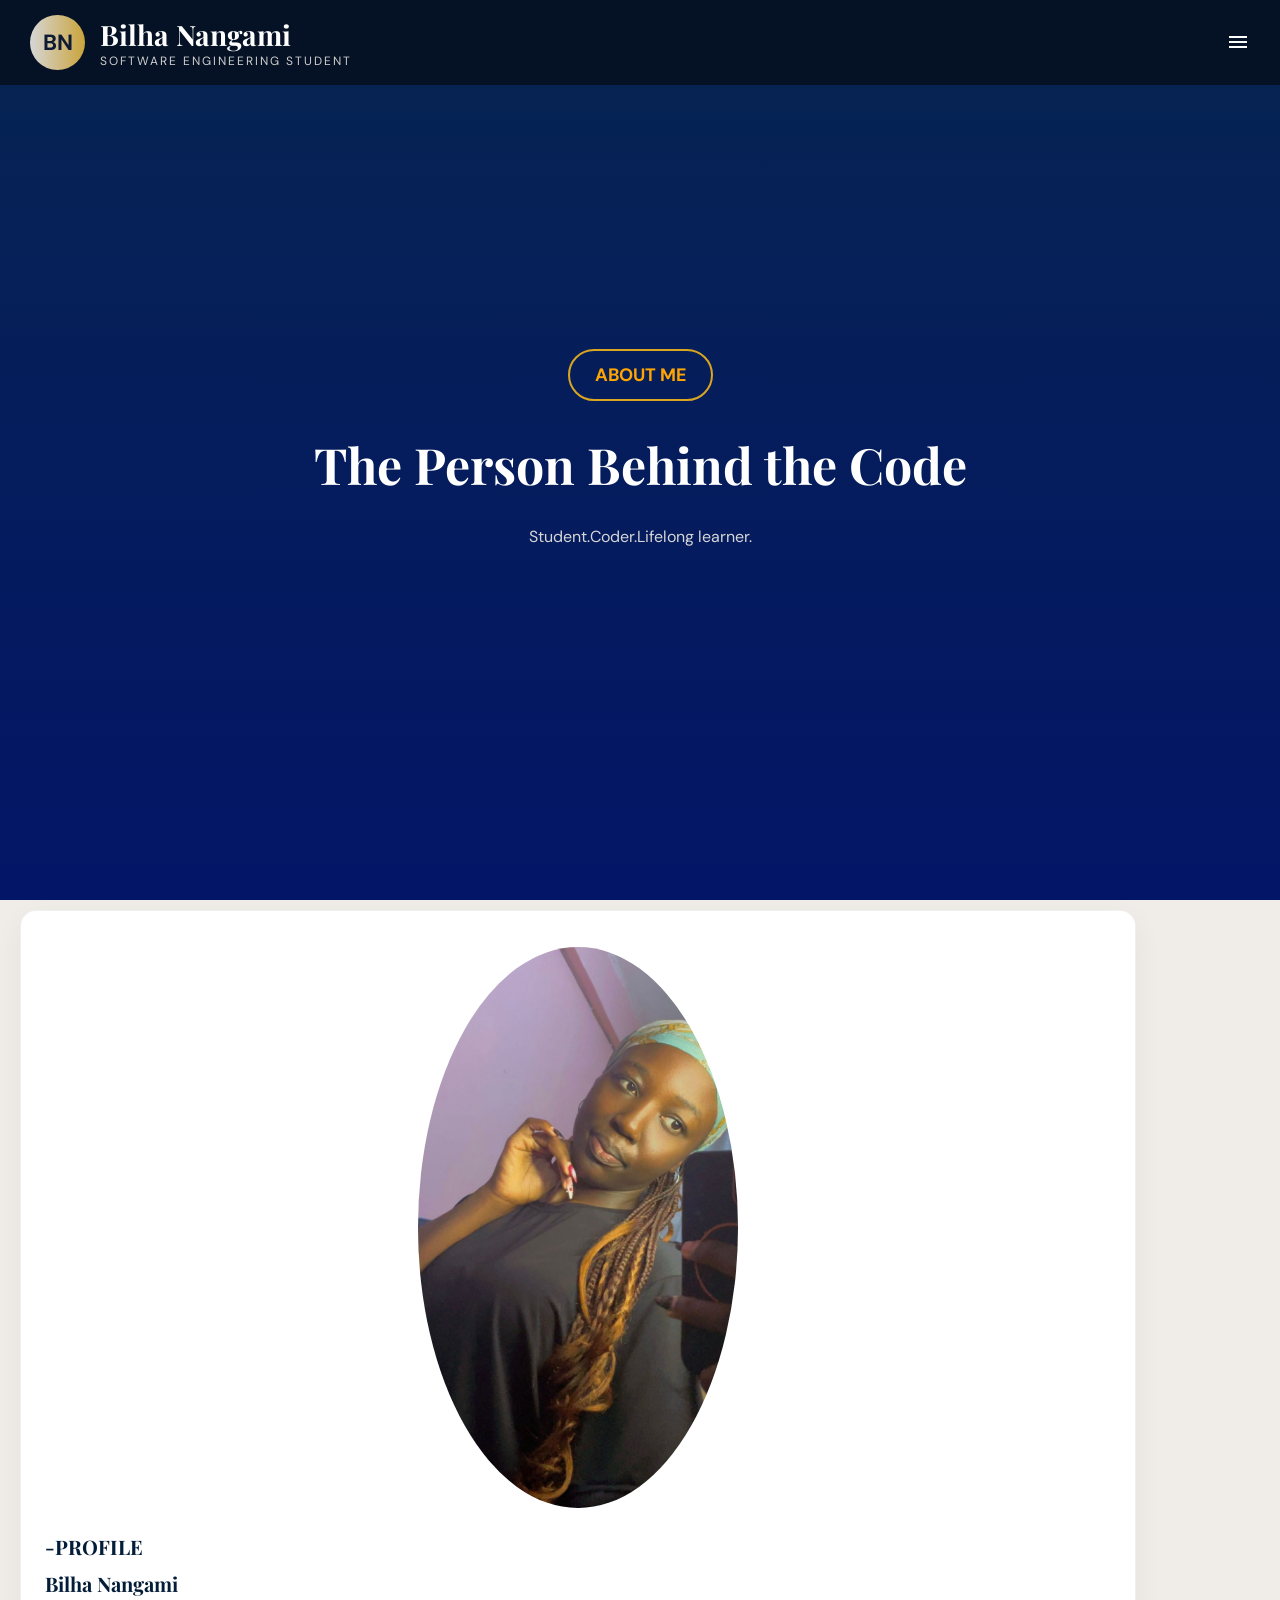
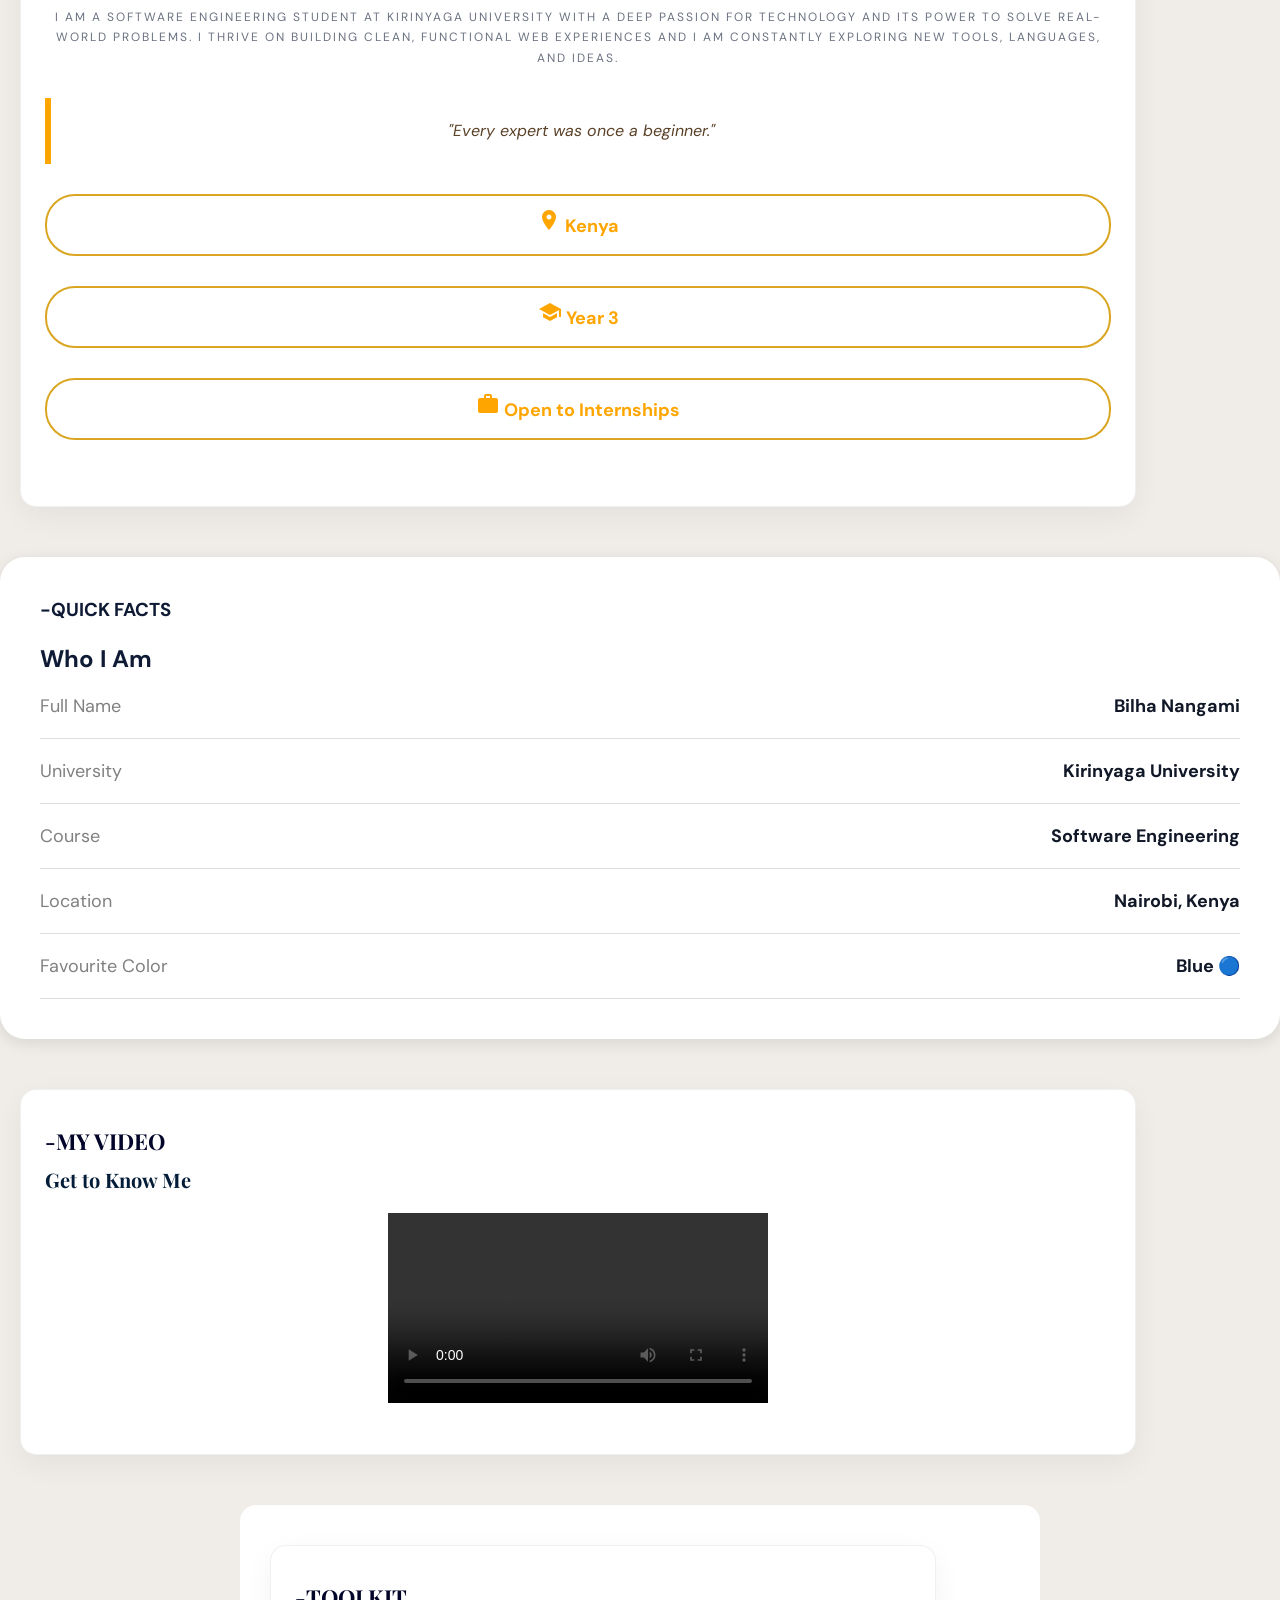
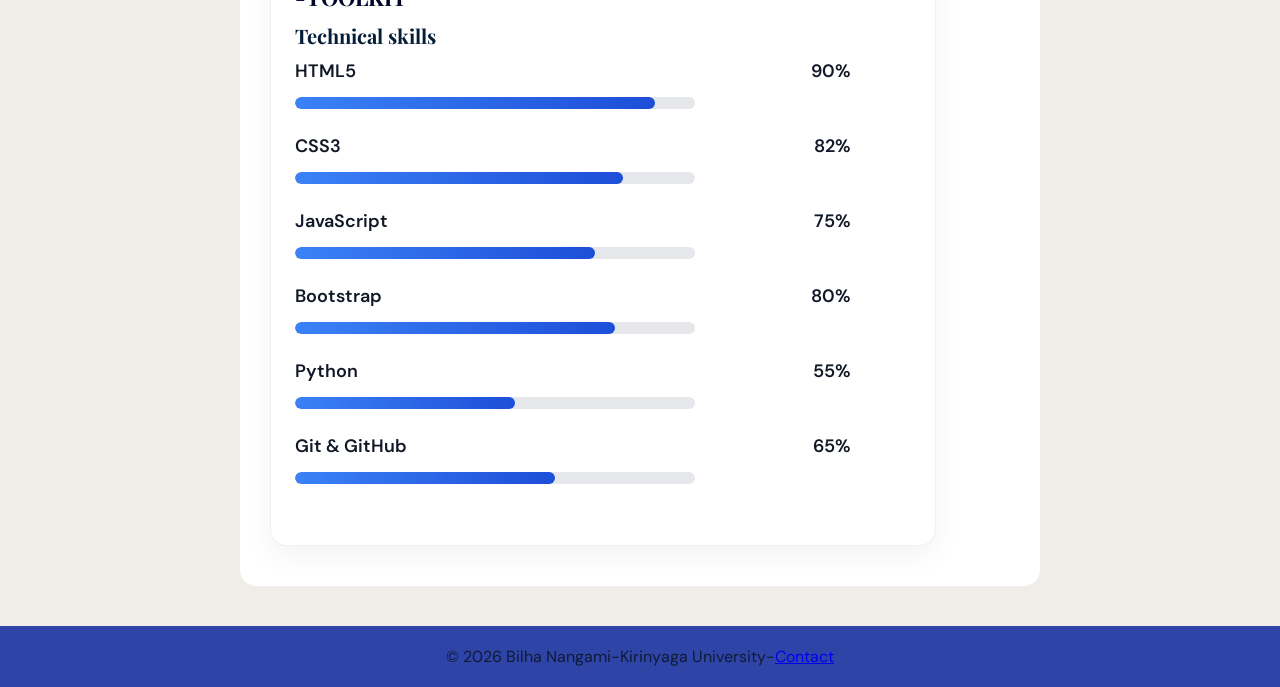
<file: html_files/about.html>
<!DOCTYPE html>
<html lang="en">

<head>
  <meta charset="UTF-8">
  <meta name="viewport" content="width=device-width, initial-scale=1.0">
  <title>About</title>

  <link rel="stylesheet" href="../css/styles.css">

  <!-- Google Fonts -->
  <link
    href="https://fonts.googleapis.com/css2?family=Playfair+Display:wght@400;700&family=DM+Sans:wght@300;400;500&display=swap"
    rel="stylesheet">

  <!-- Icons -->
  <link href="https://fonts.googleapis.com/icon?family=Material+Icons" rel="stylesheet">
</head>

<body class="about-page">

  <!-- HEADER -->

  <header>

    <!-- LOGO -->

    <div class="logo">

      <div class="logo-circle">
        BN
      </div>

      <div class="logo-text">
        <h2>Bilha Nangami</h2>
        <p>SOFTWARE ENGINEERING STUDENT</p>
      </div>

    </div>

    <!-- Hamburger Icon -->
    <div class="menu-toggle" id="menu-toggle">
      <span class="material-icons">menu</span>
    </div>

    <!-- Navigation Menu -->
    <nav class="nav-menu" id="nav-menu">
      <ul>
        <li><a href="../index.html">Home</a></li>
        <li><a href="about.html">About</a></li>
        <li><a href="contact.html">Contact</a></li>
        <li><a href="education.html">Education</a></li>
        <li><a href="hobbies.html">Hobbies</a></li>
      </ul>
    </nav>

  </header>
  <!-- HERO SECTION -->

  <section class="hero">

    <div class="badge">
      ABOUT ME
    </div>

    <h1 class="fade-in">
      The Person Behind the Code
    </h1>

    <p>Student.Coder.Lifelong learner.</p>
  </section>
  <!-- PROFILE SECTION -->
  <section class="profile">

    <div class="card">
      <img src="/assets/images/mypic.jpg" alt="">
      <h3>-PROFILE</h3>
      <h3>Bilha Nangami</h3>

      <p>
        I am a Software Engineering student at Kirinyaga
        University with a deep passion for technology
        and its power to solve real-world problems.
        I thrive on building clean, functional web
        experiences and I am constantly exploring
        new tools, languages, and ideas.
      </p>
      <blockquote>"Every expert was once a beginner."</blockquote>

      <!-- TAGS -->
      <div class="tags">

        <div class="badge">
          <span class="material-icons">location_on</span>
          Kenya
        </div>

        <div class="badge">
          <span class="material-icons">school</span>
          Year 3
        </div>

        <div class="badge">

          <span class="material-icons">work</span>
          Open to Internships
        </div>
  </section>
  <section class="facts">
    <h3>-QUICK FACTS</h3><br>
    <h2>Who I Am</h2>
    <div class="fact-row">
      <span>Full Name</span>
      <strong>Bilha Nangami</strong>
    </div>

    <div class="fact-row">
      <span>University</span>
      <strong>Kirinyaga University</strong>
    </div>

    <div class="fact-row">
      <span>Course</span>
      <strong>Software Engineering</strong>
    </div>

    <div class="fact-row">
      <span>Location</span>
      <strong>Nairobi, Kenya</strong>
    </div>

    <div class="fact-row">
      <span>Favourite Color</span>
      <strong>Blue 🔵</strong>
    </div>
  </section>
  <section class="video">
    <div class="card">
      <h3>-MY VIDEO</h3>
      <h3>Get to Know Me</h3>
      <video controls>
        <source src="/assets/videos/localvideo.mp4" type="video/mp4">
        Your browser does not support the video tag.
      </video>
    </div>
  </section>
  <section class="skills-section">
    <div class="card">
      <h3>-TOOLKIT</h3>
      <h3>Technical skills</h3>
      <!-- Skill -->
      <div class="skill">
        <div class="skill-info">
          <span>HTML5</span>
          <span>90%</span>
        </div>
        <div class="progress-bar">
          <div class="progress html"></div>
        </div>
      </div>

      <!-- Skill -->
      <div class="skill">
        <div class="skill-info">
          <span>CSS3</span>
          <span>82%</span>
        </div>

        <div class="progress-bar">
          <div class="progress css"></div>
        </div>
      </div>

      <!-- Skill -->
      <div class="skill">
        <div class="skill-info">
          <span>JavaScript</span>
          <span>75%</span>
        </div>

        <div class="progress-bar">
          <div class="progress js"></div>
        </div>
      </div>

      <!-- Skill -->
      <div class="skill">
        <div class="skill-info">
          <span>Bootstrap</span>
          <span>80%</span>
        </div>

        <div class="progress-bar">
          <div class="progress bootstrap"></div>
        </div>
      </div>

      <!-- Skill -->
      <div class="skill">
        <div class="skill-info">
          <span>Python</span>
          <span>55%</span>
        </div>

        <div class="progress-bar">
          <div class="progress python"></div>
        </div>
      </div>

      <!-- Skill -->
      <div class="skill">
        <div class="skill-info">
          <span>Git & GitHub</span>
          <span>65%</span>
        </div>

        <div class="progress-bar">
          <div class="progress git"></div>
        </div>
      </div>

  </section>
  <footer>
    <p>&copy; 2026 Bilha Nangami-Kirinyaga University-<a href="#contact">Contact</a></p>
  </footer>
  <script src="../js/script.js"></script>

</body>

</html>
</file>
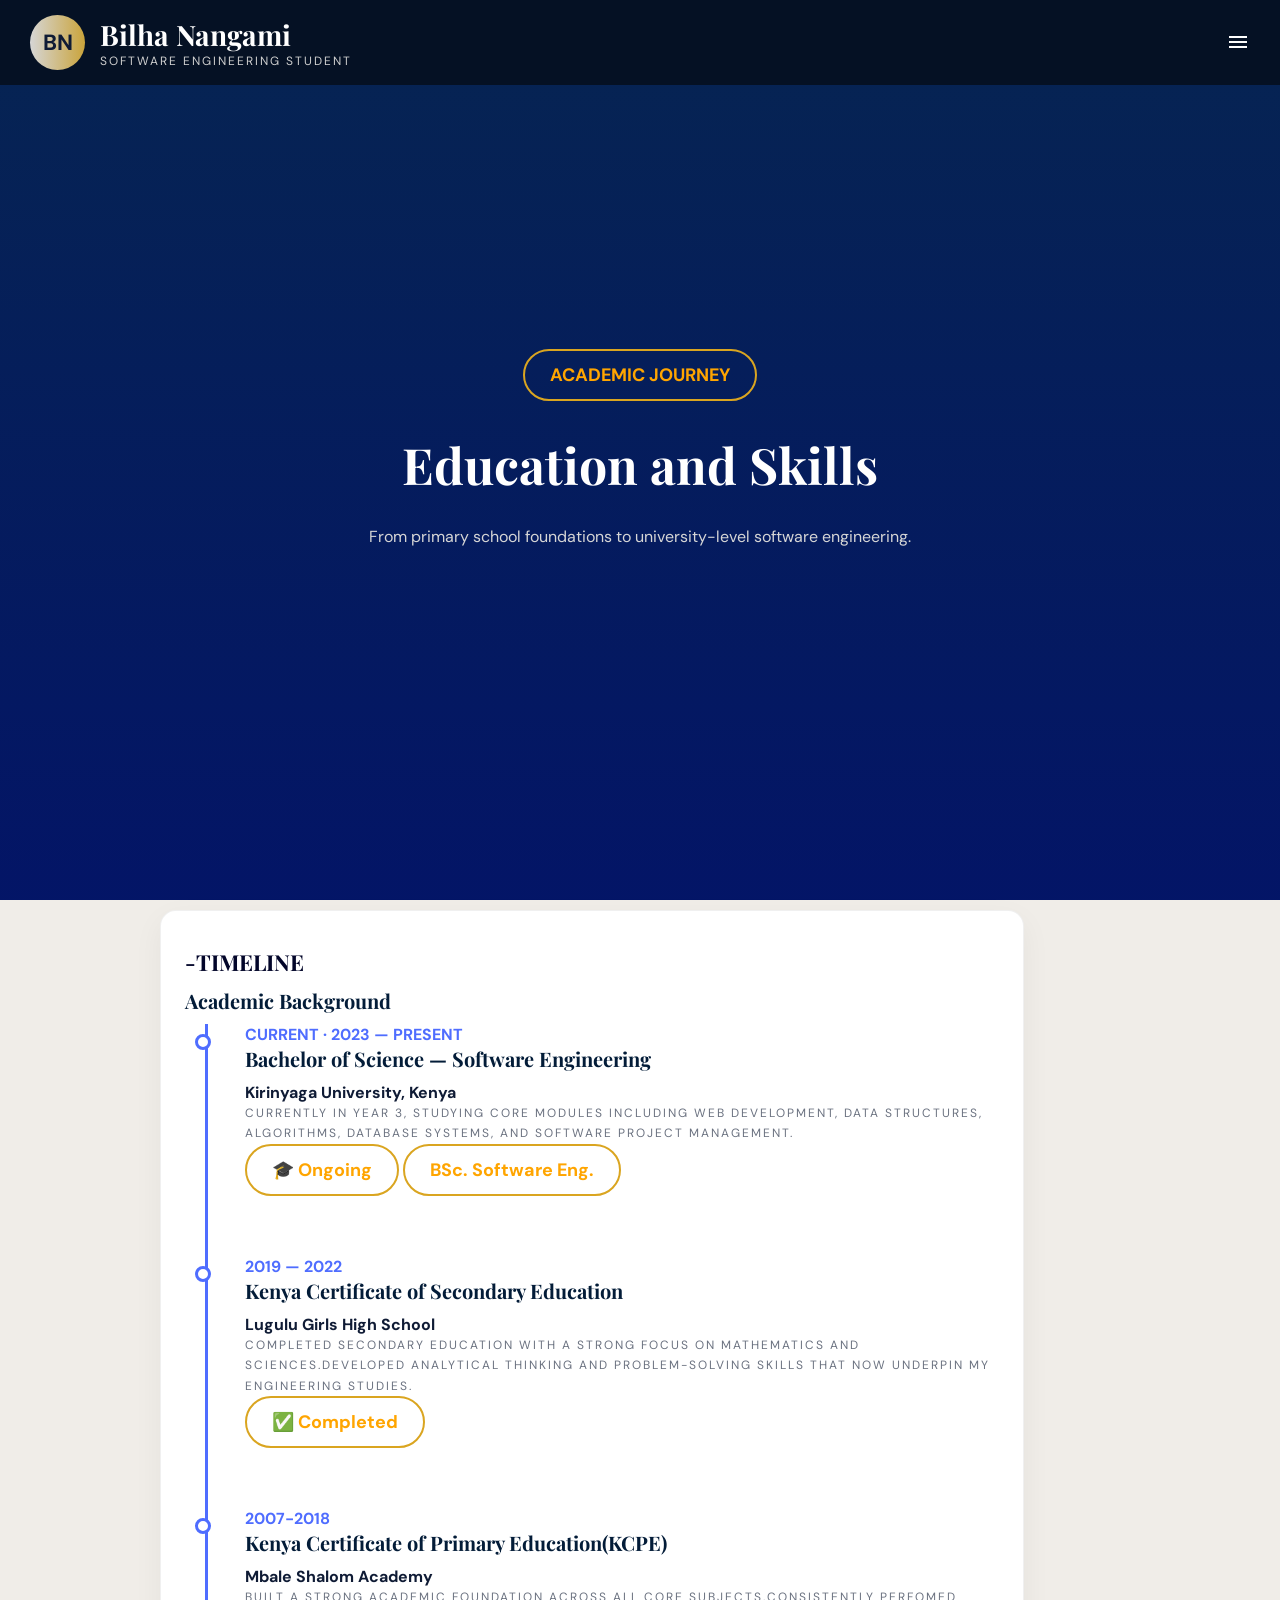
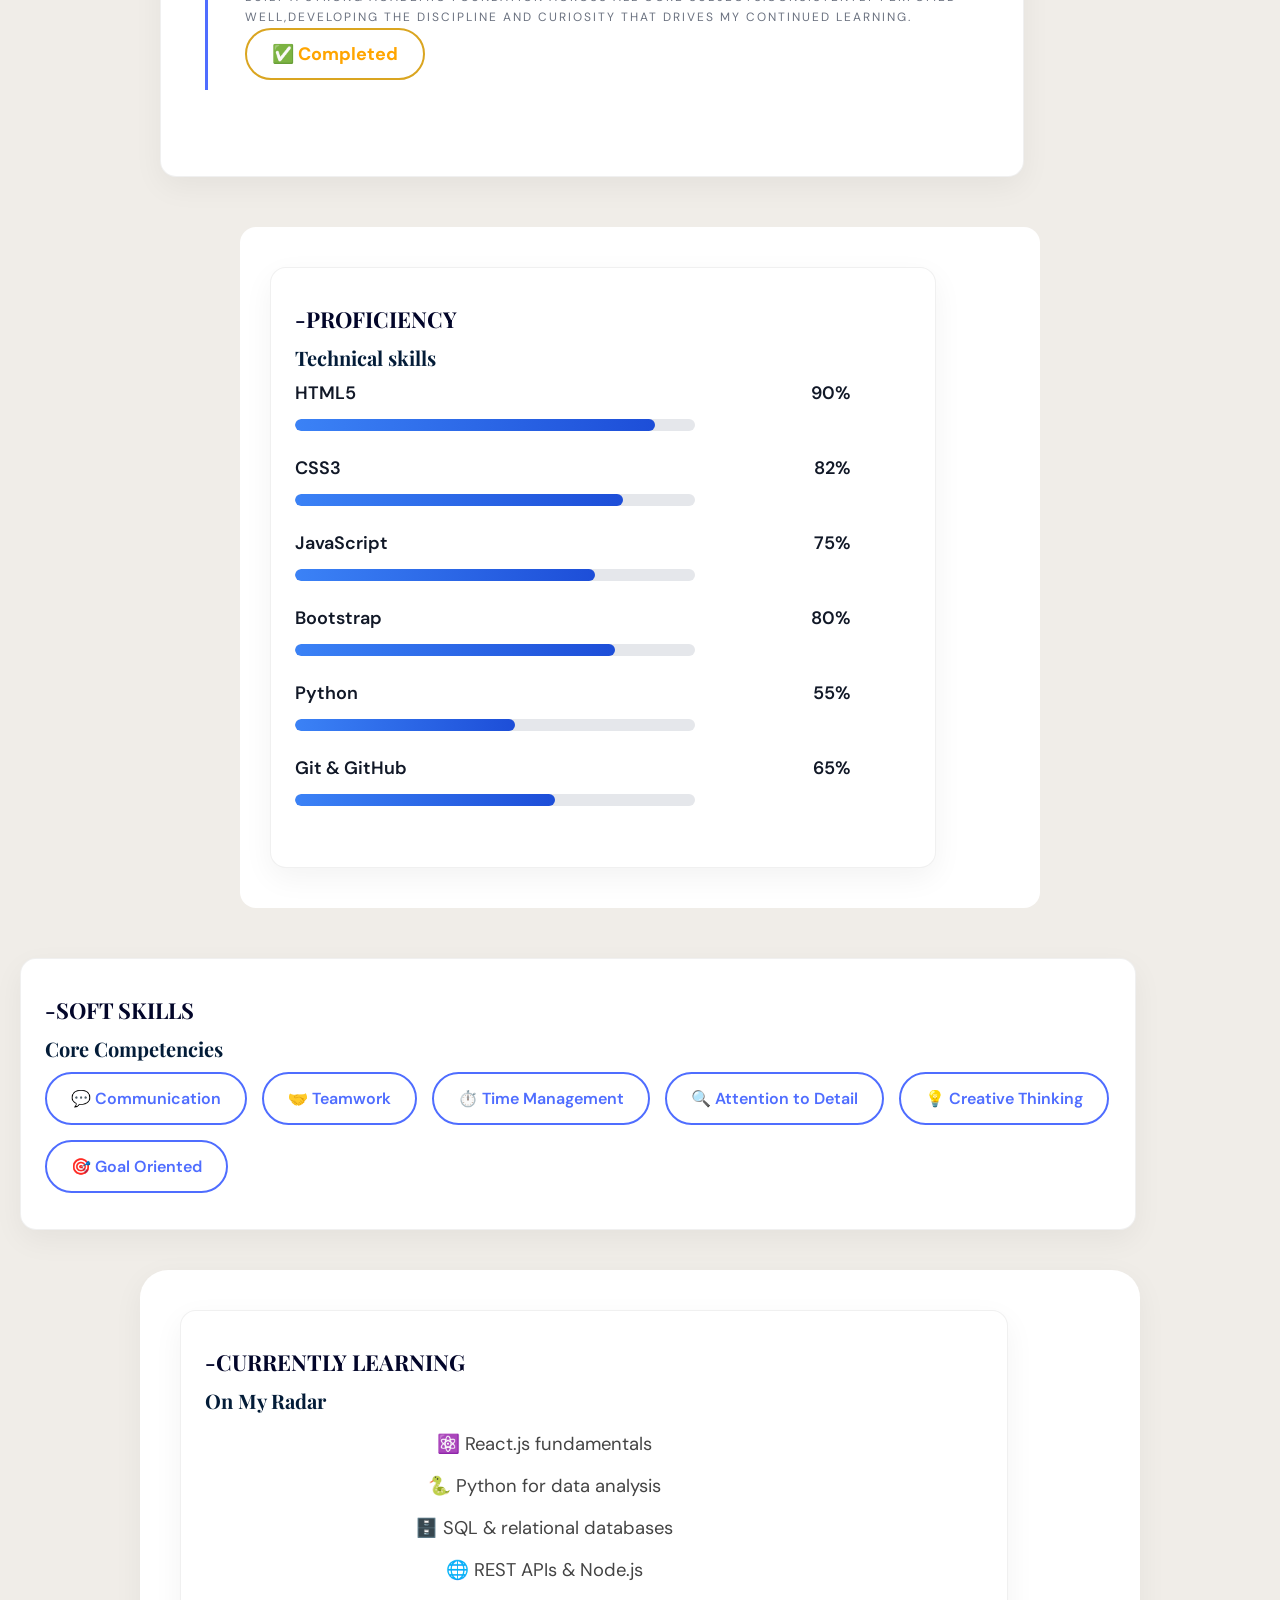
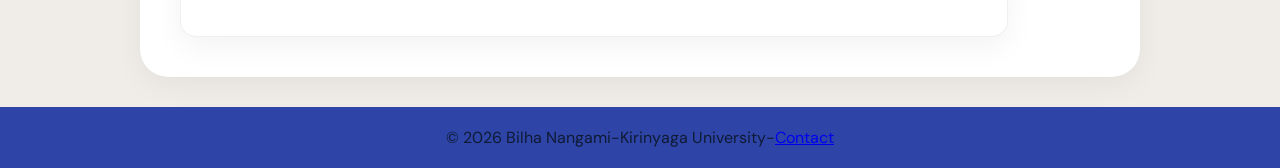
<file: html_files/education.html>
<!DOCTYPE html>
<html lang="en">

<head>

    <meta charset="UTF-8">
    <meta name="viewport" content="width=device-width, initial-scale=1.0">

    <title>Education</title>

    <!-- CSS LINK -->
    <link rel="stylesheet" href="../css/styles.css">

    <!-- GOOGLE FONTS -->
    <link
        href="https://fonts.googleapis.com/css2?family=Playfair+Display:wght@700&family=Poppins:wght@300;400;600&display=swap"
        rel="stylesheet">
    <!--GOOGLE MATERIAL ICONS -->
    <link href="https://fonts.googleapis.com/icon?family=Material+Icons" rel="stylesheet">
</head>

<body>

    <!-- HEADER -->

    <header>

        <!-- LOGO -->

        <div class="logo">

            <div class="logo-circle">
                BN
            </div>

            <div class="logo-text">
                <h2>Bilha Nangami</h2>
                <p>SOFTWARE ENGINEERING STUDENT</p>
            </div>

        </div>

        <!-- Hamburger Icon -->
        <div class="menu-toggle" id="menu-toggle">
            <span class="material-icons">menu</span>
        </div>

        <!-- Navigation Menu -->
        <nav class="nav-menu" id="nav-menu">
            <ul>
                <li><a href="../index.html">Home</a></li>
                <li><a href="about.html">About</a></li>
                <li><a href="contact.html">Contact</a></li>
                <li><a href="education.html">Education</a></li>
                <li><a href="hobbies.html">Hobbies</a></li>
            </ul>
        </nav>

    </header>

    <!-- HERO SECTION -->

    <section class="hero">

        <div class="badge">
            ACADEMIC JOURNEY
        </div>

        <h1 class="fade-in">
            Education and Skills
        </h1>

        <p class="fade-in">
            From primary school foundations to university-level software engineering.
        </p>
    </section>
    <section class="education">
        <div class="card">
            <h3>-TIMELINE</h3>
            <h3>Academic Background</h3>
            <div class="timeline">

                <div class="timeline-item">
                    <div class="timeline-dot"></div>

                    <div class="timeline-content">
                        <span class="year">CURRENT · 2023 — PRESENT</span>
                        <h3>Bachelor of Science — Software Engineering</h3>
                        <h4>Kirinyaga University, Kenya</h4>

                        <p>
                            Currently in Year 3, studying core modules including
                            Web Development, Data Structures, Algorithms,
                            Database Systems, and Software Project Management.
                        </p>

                        <div class="badges">
                            <span class="badge ongoing">🎓 Ongoing</span>
                            <span class="badge degree">BSc. Software Eng.</span>
                        </div>
                    </div>
                </div>

                <div class="timeline-item">
                    <div class="timeline-dot"></div>

                    <div class="timeline-content">
                        <span class="year">2019 — 2022</span>
                        <h3>Kenya Certificate of Secondary Education</h3>
                        <h4>Lugulu Girls High School</h4>

                        <p>
                            Completed secondary education with a strong focus on
                            Mathematics and Sciences.Developed analytical thinking and problem-solving skills that now
                            underpin my engineering studies.
                        </p>

                        <div class="badges">
                            <span class="badge completed">✅ Completed</span>
                        </div>
                    </div>
                </div>
                
                <div class="timeline-item">
                    <div class="timeline-dot"></div>

                    <div class="timeline-content">
                        <span class="year">2007-2018</span>
                        <h3>Kenya Certificate of Primary Education(KCPE)</h3>
                        <h4>Mbale Shalom Academy</h4>

                        <p>
                            Built a strong academic foundation across all core subjects.Consistently perfomed
                            well,developing the discipline and curiosity that drives my continued learning.
                        </p>

                        <div class="badges">
                            <span class="badge completed">✅ Completed</span>
                        </div>
                    </div>
                </div>
            </div>
        </div>
    </section>
    <section class="skills-section">
        <div class="card">
            <h3>-PROFICIENCY</h3>
            <h3>Technical skills</h3>
            <!-- Skill -->
            <div class="skill">
                <div class="skill-info">
                    <span>HTML5</span>
                    <span>90%</span>
                </div>
                <div class="progress-bar">
                    <div class="progress html"></div>
                </div>
            </div>

            <!-- Skill -->
            <div class="skill">
                <div class="skill-info">
                    <span>CSS3</span>
                    <span>82%</span>
                </div>

                <div class="progress-bar">
                    <div class="progress css"></div>
                </div>
            </div>

            <!-- Skill -->
            <div class="skill">
                <div class="skill-info">
                    <span>JavaScript</span>
                    <span>75%</span>
                </div>

                <div class="progress-bar">
                    <div class="progress js"></div>
                </div>
            </div>

            <!-- Skill -->
            <div class="skill">
                <div class="skill-info">
                    <span>Bootstrap</span>
                    <span>80%</span>
                </div>

                <div class="progress-bar">
                    <div class="progress bootstrap"></div>
                </div>
            </div>

            <!-- Skill -->
            <div class="skill">
                <div class="skill-info">
                    <span>Python</span>
                    <span>55%</span>
                </div>

                <div class="progress-bar">
                    <div class="progress python"></div>
                </div>
            </div>

            <!-- Skill -->
            <div class="skill">
                <div class="skill-info">
                    <span>Git & GitHub</span>
                    <span>65%</span>
                </div>

                <div class="progress-bar">
                    <div class="progress git"></div>
                </div>
            </div>

    </section>
    <section class="soft-skills-section">
        <div class="card">
            <h3>-SOFT SKILLS</h3>
            <h3>Core Competencies</h3>

            <div class="skill-tags">
                <span>💬 Communication</span>
                <span>🤝 Teamwork</span>
                <span>⏱️ Time Management</span>
                <span>🔍 Attention to Detail</span>
                <span>💡 Creative Thinking</span>
                <span>🎯 Goal Oriented</span>
            </div>

    </section>

    <section class="learning-card">

        <div class="card">
            <h3>-CURRENTLY LEARNING</h3>
            <h3>On My Radar</h3>

            <ul>
                <li>⚛️ React.js fundamentals</li>
                <li>🐍 Python for data analysis</li>
                <li>🗄️ SQL & relational databases</li>
                <li>🌐 REST APIs & Node.js</li>
            </ul>

    </section>
    <footer>
        <p>&copy; 2026 Bilha Nangami-Kirinyaga University-<a href="#contact">Contact</a></p>
    </footer>
    <script src="../js/script.js"></script>
</body>

</html>
</file>
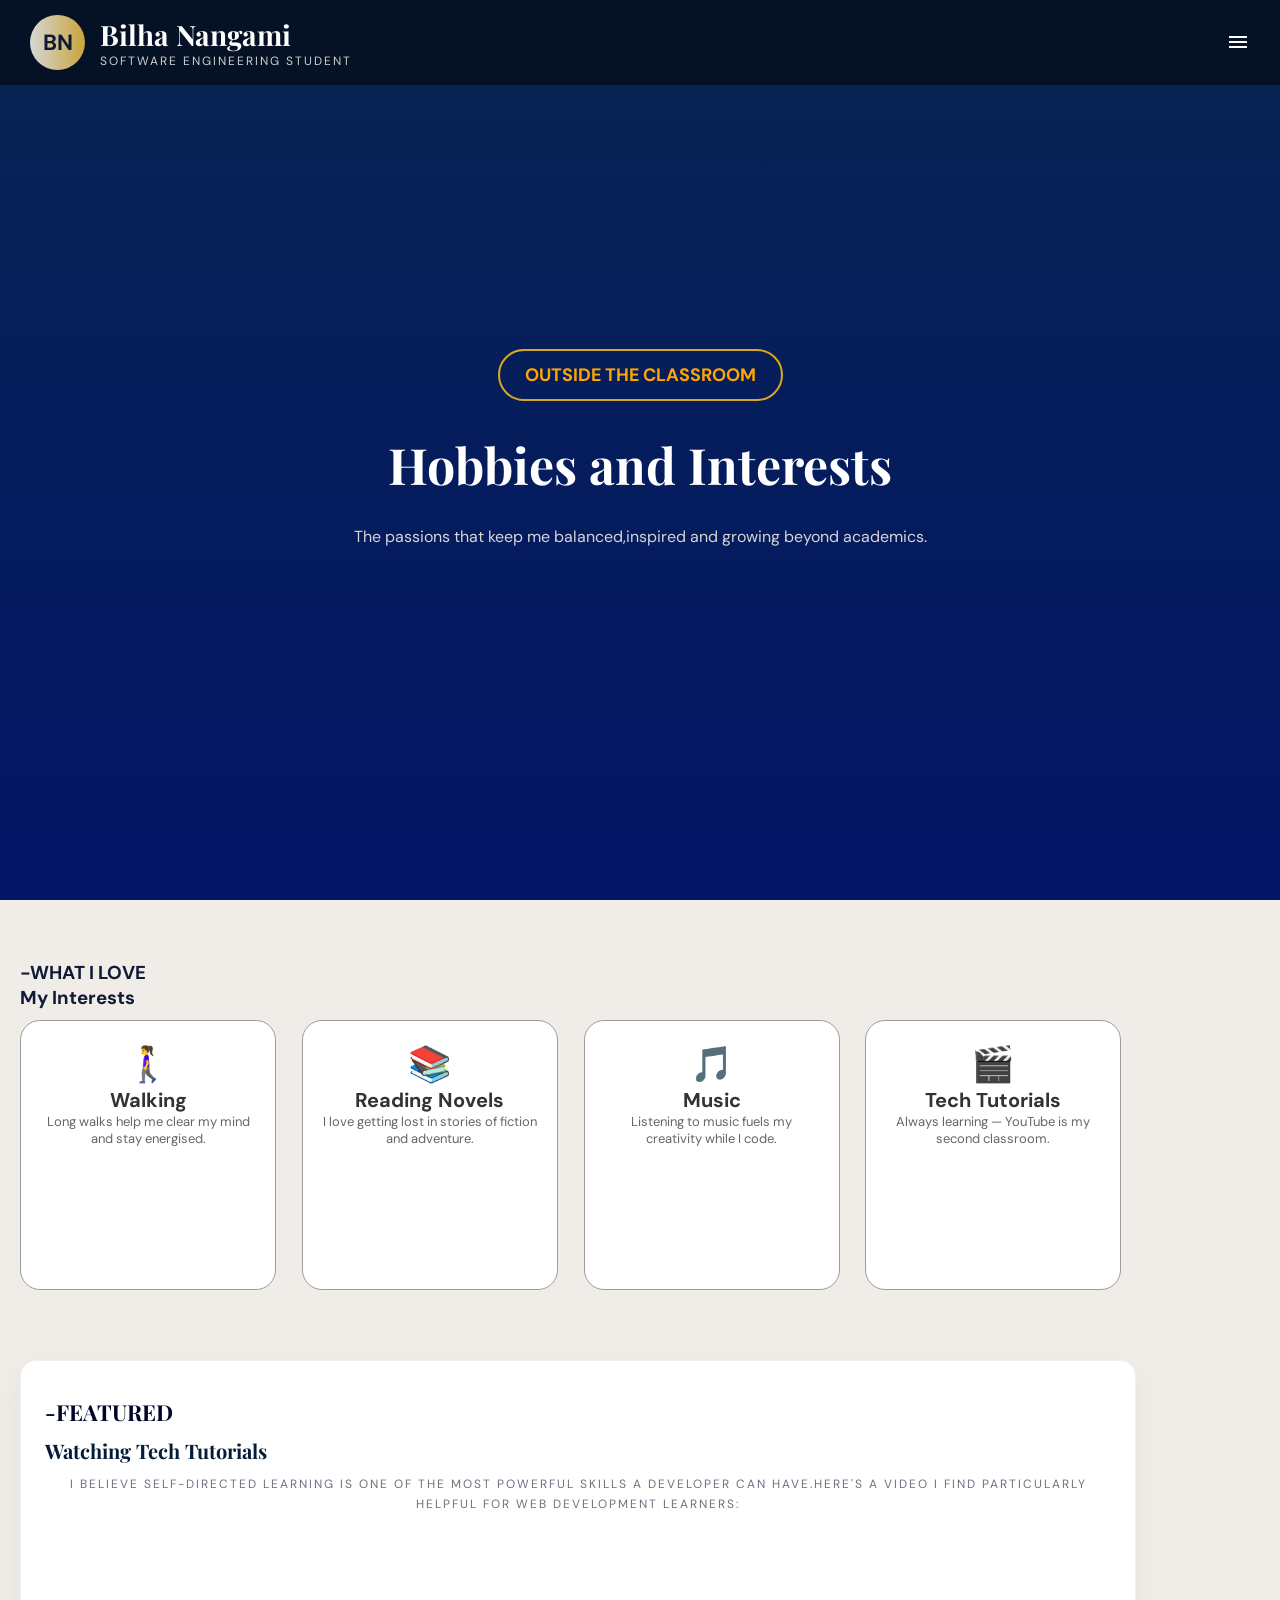
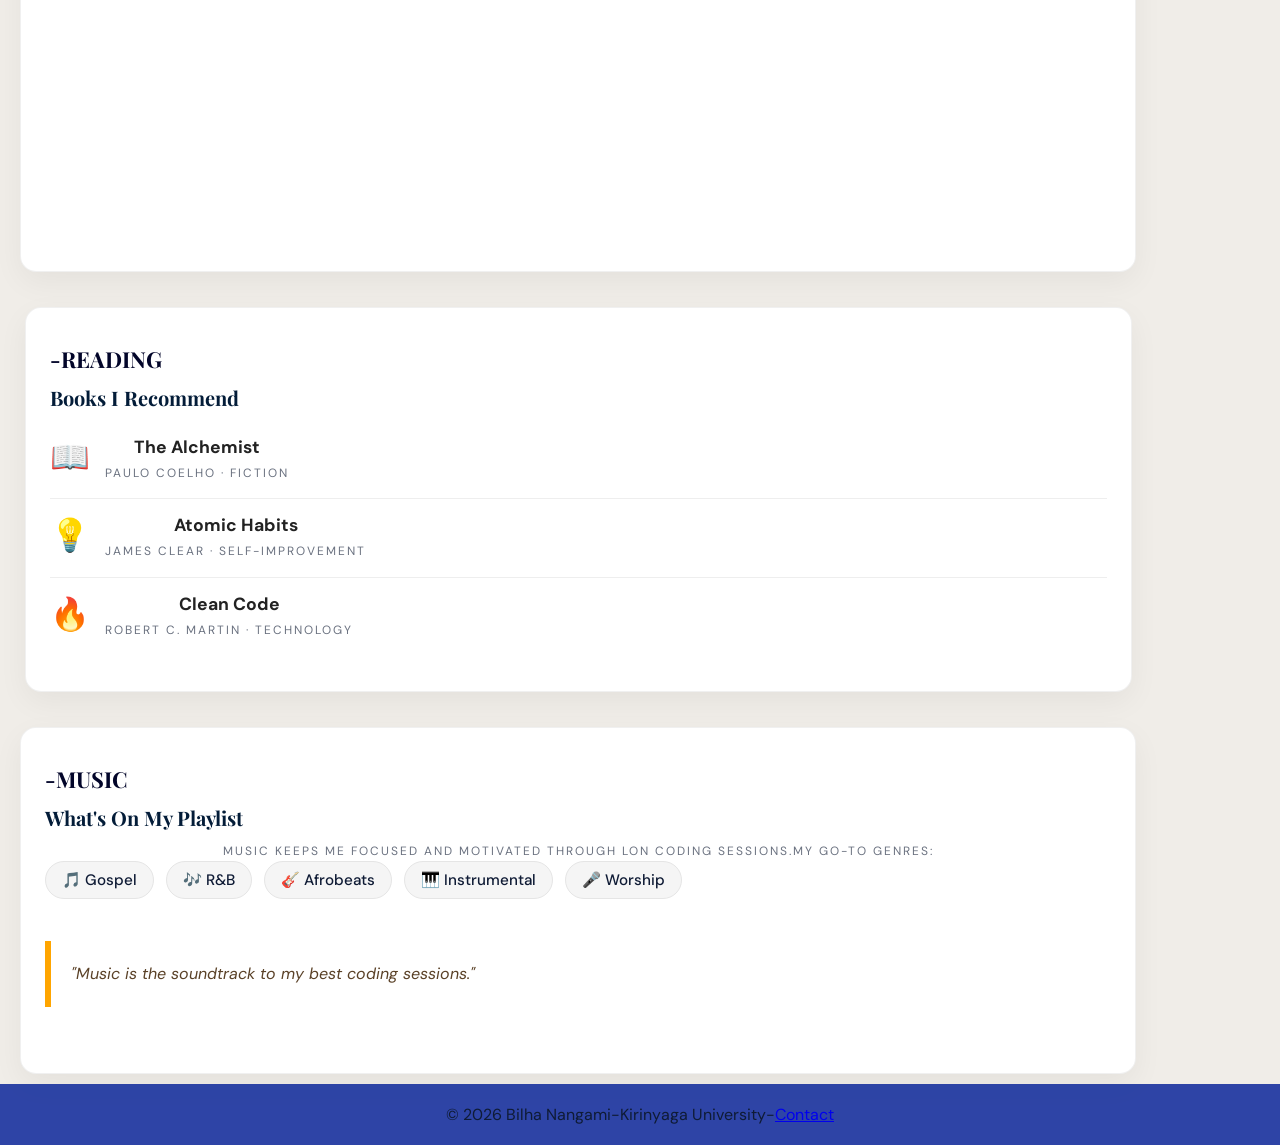
<file: html_files/hobbies.html>
<!DOCTYPE html>
<html lang="en">

<head>

    <meta charset="UTF-8">
    <meta name="viewport" content="width=device-width, initial-scale=1.0">

    <title>Hobbies</title>

    <!-- CSS LINK -->
    <link rel="stylesheet" href="../css/styles.css">

    <!-- GOOGLE FONTS -->
    <link
        href="https://fonts.googleapis.com/css2?family=Playfair+Display:wght@700&family=Poppins:wght@300;400;600&display=swap"
        rel="stylesheet">
    <!--GOOGLE MATERIAL ICONS -->
    <link href="https://fonts.googleapis.com/icon?family=Material+Icons" rel="stylesheet">
</head>

<body>

    <!-- HEADER -->

    <header>

        <!-- LOGO -->

        <div class="logo">

            <div class="logo-circle">
                BN
            </div>

            <div class="logo-text">
                <h2>Bilha Nangami</h2>
                <p>SOFTWARE ENGINEERING STUDENT</p>
            </div>

        </div>

        <!-- Hamburger Icon -->
        <div class="menu-toggle" id="menu-toggle">
            <span class="material-icons">menu</span>
        </div>

        <!-- Navigation Menu -->
        <nav class="nav-menu" id="nav-menu">
            <ul>
                <li><a href="../index.html">Home</a></li>
                <li><a href="about.html">About</a></li>
                <li><a href="contact.html">Contact</a></li>
                <li><a href="education.html">Education</a></li>
                <li><a href="hobbies.html">Hobbies</a></li>
            </ul>
        </nav>

    </header>

    <!-- HERO SECTION -->

    <section class="hero">

        <div class="badge">
            OUTSIDE THE CLASSROOM
        </div>

        <h1 class="fade-in">
            Hobbies and Interests
        </h1>

        <p class="fade-in">
            The passions that keep me balanced,inspired and growing beyond academics.
        </p>
    </section>
    <section class="interest-section">
        <div id="interest-text">
            <h3><span>-</span>WHAT I LOVE</h3>
            <h3>My Interests</h3>
        </div>
        <div class="interests-grid">
        <div class="interest-card">
            <div class="icon">🚶‍♀️</div>
            <h3>Walking</h3>
            <p>Long walks help me clear my mind and stay energised.</p>
        </div>

        <div class="interest-card">
            <div class="icon">📚</div>
            <h3>Reading Novels</h3>
            <p>I love getting lost in stories of fiction and adventure.</p>
        </div>

        <div class="interest-card">
            <div class="icon">🎵</div>
            <h3>Music</h3>
            <p>Listening to music fuels my creativity while I code.</p>
        </div>

        <div class="interest-card">
            <div class="icon">🎬</div>
            <h3>Tech Tutorials</h3>
            <p>Always learning — YouTube is my second classroom.</p>
        </div>
        
        </div>
    </section>
    <section class="video">
        <div class="card">
            <h3>-FEATURED </h3>
            <h3>Watching Tech Tutorials</h3>
            <p>I believe self-directed learning is one of the most powerful skills a developer can have.Here's a video I
                find particularly helpful for web development learners:</p>
            <iframe class="" width="560" height="315" src="https://youtube.com/embed/qz0aGYrrlhU?t=1244" title="YouTube video player" frameborder="0"
                allow="accelerometer; autoplay; clipboard-write; encrypted-media; gyroscope; picture-in-picture"
                allowfullscreen></iframe>
        </div>
    </section>


    <section class="favorite-books">
        <div class="card">
            <h3>-READING</h3>
            <h3>Books I Recommend</h3>
            <div class="book-item">
                <span class="book-icon">📖</span>
                <div class="book-info">
                    <h4>The Alchemist</h4>
                    <p>Paulo Coelho · Fiction</p>
                </div>
            </div>

            <div class="book-item">
                <span class="book-icon">💡</span>
                <div class="book-info">
                    <h4>Atomic Habits</h4>
                    <p>James Clear · Self-Improvement</p>
                </div>
            </div>

            <div class="book-item">
                <span class="book-icon">🔥</span>
                <div class="book-info">
                    <h4>Clean Code</h4>
                    <p>Robert C. Martin · Technology</p>
                </div>
            </div>
        </div>
    </section>
    <section class="music">
        <div class="card">
            <h3>-MUSIC</h3>
            <h3>What's On My Playlist</h3>
            <p>Music keeps me focused and motivated through lon coding sessions.My go-to genres:</p>
            <div class="music-badges">
                <span class="music-badge">🎵 Gospel</span>
                <span class="music-badge">🎶 R&B</span>
                <span class="music-badge">🎸 Afrobeats</span>
                <span class="music-badge">🎹 Instrumental</span>
                <span class="music-badge">🎤 Worship</span>

                <blockquote class="music-quote">"Music is the soundtrack to my best coding sessions."</blockquote>
            </div>
        </div>
    </section>
    <footer>
        <p>&copy; 2026 Bilha Nangami-Kirinyaga University-<a href="#contact">Contact</a></p>
    </footer>
    <script src="../js/script.js"></script>
</body>

</html>
</file>
<file: css/styles.css>
/* =========================
   GOOGLE FONTS
========================= */

@import url('https://fonts.googleapis.com/css2?family=Playfair+Display:wght@400;700&family=DM+Sans:wght@300;400;500&display=swap');
@import url('https://fonts.googleapis.com/icon?family=Material+Icons');

/* =========================
   RESET
========================= */

*{
    margin:0;
    padding:0;
    box-sizing:border-box;
}

/* =========================
   COLORS
   CHANGE COLORS HERE
========================= */

:root{

    /* HERO COLORS */
    --hero-bg:#0b459c;
    --hero-overlay:#000050b3;

    /* GENERAL COLORS */
    --white:#ffffff;
    --light:#f0ede8;
    --dark:#0f1b35;
    --gray:#6b7280;
    --accent:#3b5bdb;

    /* TEXT */
    --text-color:white;
    --paragraph-color:#d6d6d6;

    /* BORDER */
    --radius:16px;
}

/* =========================
   BODY
========================= */

body{
    font-family:'DM Sans', sans-serif;
    background:var(--light);
    color:var(--dark);
}

/* =========================
   HEADER
========================= */

header{
    width:100%;
    background:#051124;

    display:flex;
    justify-content:space-between;
    align-items:center;

    padding:15px 30px;

    position:fixed;
    top:0;

    z-index:1000;
}

/* =========================
   LOGO
========================= */

.logo{
    display:flex;
    align-items:center;
    gap:15px;
}

/* LOGO CIRCLE */

.logo-circle{
    width:55px;
    height:55px;

    border-radius:50%;

    background:linear-gradient(to right,#d6d6d6,#caa43b);

    display:flex;
    justify-content:center;
    align-items:center;

    font-size:22px;
    font-weight:bold;
}

/* LOGO TEXT */

.logo-text h2{
    font-size:28px;
    font-family:'Playfair Display', serif;
    color:white;
}

.logo-text p{
    font-size:12px;
    color:#cfcfcf;
    letter-spacing:2px;
}

/* =========================
   NAVIGATION
========================= */
.menu-toggle{
    cursor:pointer;
    font-size:2rem;
    display:block;
    color:white;
}

.nav-menu{
    display:none;
    position:centre;
    top:70px;
    right:20px;
    background:#03020d;
    padding:20px;
    border-radius:10px;
}

.nav-menu.active{
    display:block;
}

.nav-menu ul{
    list-style:none;
}

.nav-menu li{
    margin:10px 0;
}

.nav-menu a{
    color:white;
    text-decoration:none;
}

section{
    padding:10px 20px;
}


/* =========================
   HAMBURGER
========================= */

.hamburger{
    display:none;
    font-size:35px;
    color:white;
    cursor:pointer;
}

/* =========================
   HERO SECTION
========================= */

.hero{
    min-height:100vh;

    display:flex;
    flex-direction:column;

    justify-content:center;
    align-items:center;

    text-align:center;

    padding:120px 20px;

    background:
    linear-gradient(
        rgba(3, 15, 32, 0.6),
        var(--hero-overlay)
    ),
    var(--hero-bg);

    color:var(--text-color);
}

/* =========================
   BADGE
========================= */

.badge{
    border:2px solid goldenrod;
    color:orange;
    font-size:18px;
    padding:12px 25px;

    border-radius:30px;

    margin-bottom:30px;

    font-weight:bold;
}

/* =========================
   HERO HEADING
========================= */

.hero h1{
    font-size:50px;
    margin-bottom:25px;

    font-family:'Playfair Display', serif;
}

/* =========================
   FADE IN ANIMATION
========================= */

.fade-in{
    animation:fadeIn 2s ease-in;
}

@keyframes fadeIn{

    from{
        opacity:0;
        transform:translateY(30px);
    }

    to{
        opacity:1;
        transform:translateY(0);
    }
}

/* =========================
   HERO PARAGRAPH
========================= */

.hero p{
    max-width:700px;

    font-size:16px;
    line-height:1.8;

    color:var(--paragraph-color);
}

/* =========================
   BUTTONS
========================= */

.buttons{
    margin-top:40px;

    display:flex;
    flex-direction:column;

    gap:20px;
}

/* BUTTON */

.btn{
    padding:18px 40px;

    border-radius:15px;

    text-decoration:none;

    font-size:22px;
    font-weight:bold;

    transition:0.3s;
}

/* PRIMARY BUTTON */

.primary{
    background:linear-gradient(to right,#3b82f6,#2563eb);
    color:white;
}

/* SECONDARY BUTTON */

.secondary{
    border:2px solid gray;
    color:white;
}

/* BUTTON HOVER */

.btn:hover{
    transform:scale(1.05);
}

/* =========================
   STATS SECTION
========================= */

.stats{
    padding:40px 20px;

    display:flex;
    flex-direction:column;

    gap:16px;

    max-width:700px;
    margin:0 auto;
}
/*Profile*/
.profile .card img{
    width:30%;
    border-radius:50%;
    margin-bottom: 20px;  
}
blockquote{
    backround:#f7f1e7;
    border-left:6px solid orange;
    padding:20px;
    font-style: italic;
    font-size:16px;
    color:#5a4127;
    margin:30px 0;
    border-radius:0 20px 20px 0;
    line-height:1.6;
}
section.badge{
    border:1px solid goldenrod;
    font-size:10px;
    margin: right 2px;
    padding:4px 8px;
    width: fit-content;
    
}
.facts{
    background: white;
    padding: 40px;
    border-radius: 25px;
    width: 100%;
    margin:40px auto;
    box-shadow: 0 4px 15px rgba(0,0,0,0.1);
}

.fact-row{
    display: flex;
    justify-content: space-between;
    align-items: center;
    padding: 20px 0;
    border-bottom: 1px solid #dddddd;
    gap: 40px;
}

.fact-row span{
    color: gray;
    font-size: 22px;
    width: 50%;
    font-size: 18px;
}

.fact-row strong{
    color: #111827;
    font-size: 22px;
    width: 50%;
    text-align: right;
    font-size: 18px;

}



/* GOOGLE FONT */
@import url('https://fonts.googleapis.com/css2?family=Poppins:wght@300;400;500;600;700&display=swap');

*{
  margin: 0;
  padding: 0;
  box-sizing: border-box;
}

/* SECTION */
.skills-section{
  width: 100%;
  max-width: 800px;
  margin: 40px auto;
  background: #fff;
  padding: 40px 30px;
  border-radius: 16px;
  animation: fadeIn 1.2s ease-in;
}
/* FADE IN ANIMATION */
@keyframes fadeIn{
  from{
    opacity: 0;
    transform: translateY(40px);
  }
  to{
    opacity: 1;
    transform: translateY(0);
  }
}
/* TOOLKIT TEXT */
.section-tag{
  color: #3b82f6;
  font-size: 15px;
  font-weight: 600;
  letter-spacing: 3px;
  margin-bottom: 20px;
  position: relative;
  padding-left: 60px;
}

.section-tag::before{
  content: "";
  position: absolute;
  left: 0;
  top: 50%;
  transform: translateY(-50%);
  width: 45px;
  height: 4px;
  background: #3b82f6;
  border-radius: 10px;
}

/* TITLE */
.skills-section h2{
  font-size: 42px;
  color: #0f172a;
  margin-bottom: 45px;
  font-family: Georgia, serif;
}

/* EACH SKILL */
.skill{
  margin-bottom: 25px;
  animation: fadeIn 1.2s ease-in;
  position: right;
  padding-right: 60px;
}

/* TOP ROW */
.skill-info{
  display: flex;
  justify-content: space-between;
  align-items: center;
  margin-bottom: 14px;
}

.skill-info span{
  font-size: 18px;
  font-weight: 600;
  color: #111827;
}
/* PROGRESS BAR */
.progress-bar{
  width: 400px;
  height: 12px;
  background: #e5e7eb;
  border-radius: 50px;
  overflow: hidden;
}

/* PROGRESS */
.progress{
  height: 100%;
  border-radius: 50px;
  background: linear-gradient(to right, #3b82f6, #1d4ed8);
}

/* WIDTHS */
.html{
  width: 90%;
}

.css{
  width: 82%;
}

.js{
  width: 75%;
}

.bootstrap{
  width: 80%;
}

.python{
  width: 55%;
}

.git{
  width: 65%;
}

/* MOBILE */
@media(max-width:768px){

  .skills-section{
    padding: 30px 22px;
  }

  .skills-section h2{
    font-size: 34px;
  }

  .skill-info span{
    font-size: 16px;
  }

}
.video{
    width:100%;
    height:70%;
}
.video video{
    padding:10px;
    width:400px;
    height:auto;
}
/* Titles top-left */
.card h3 {
    width: 100%;
    text-align: left;
    margin: 0;
    font-size: 10px;
    color:#031c38;
}

/* Add spacing between the two titles */
.card h3:first-child {
    margin-bottom: 10px;
    font-size: 22px;
    color: #020529;
}


/* =========================
   CARD
========================= */

.card{
    background:var(--white);
    width: 90%;
    align-self:center;
    justify-self:center;
    border-radius:var(--radius);
    border:1px solid rgba(0,0,0,0.06);
    padding:36px 24px;
    text-align:center;
    box-shadow:0 10px 30px rgba(0,0,0,0.05);
    transition:0.3s;
}

.card:hover{
    transform:translateY(-3px);

    box-shadow:0 8px 24px rgba(0,0,0,0.09);
}

/* =========================
   TOP NUMBER CARDS
========================= */

.card:nth-child(1) h2,
.card:nth-child(2) h2,
.card:nth-child(3) h2{

    font-family:'Playfair Display', serif;

    font-size:4rem;

    color:var(--dark);

    margin-bottom:10px;
}

.card:nth-child(1) p,
.card:nth-child(2) p,
.card:nth-child(3) p{

    font-size:12px;

    letter-spacing:2px;

    text-transform:uppercase;

    color:var(--gray);
}

/* =========================
   INFO CARDS
========================= */

.card:nth-child(4),
.card:nth-child(5),
.card:nth-child(6){

    text-align:left;
}

/* ICONS */

.material-icons{
    font-size:30px;
    margin-bottom:10px;
}

/* SMALL TITLE */

.card h2{
    font-size:12px;

    color:var(--accent);

    letter-spacing:2px;

    margin-bottom:10px;
}

/* BIG TITLE */

.card h3{
    font-size:20px;

    margin-bottom:10px;

    font-family:'Playfair Display', serif;
}

/* PARAGRAPH */

.card p{
    color:var(--gray);

    line-height:1.7;
}

/* =========================
   CLOCK
========================= */

.clock-container .card{
    text-align:left;
}

.clock-container #time{

    font-size:3rem;

    font-family:'Playfair Display', serif;

    color:var(--dark);

    margin:15px 0;
}

/* =========================
   RESPONSIVE
========================= */

@media(min-width:600px){

    .stats{
        display:grid;
        grid-template-columns:repeat(3,1fr);
    }

    .clock-container{
        grid-column:1 / -1;
    }
}

footer{
        text-align:center;
        padding:20px;
        background-color:rgba(15, 41, 155, 0.858);
}
footer a:hover{
    text-decoration:underline;
}
/* =========================
   MOBILE MENU
========================= */

@media(max-width:768px){

    nav{
        position:absolute;

        top:90px;
        right:0;

        width:100%;

        background:#081529;

        flex-direction:column;
        align-items:center;

        padding:20px 0;

        display:none;
    }

    nav.active{
        display:flex;
    }

    .hamburger{
        display:block;
    }

    .hero h1{
        font-size:40px;
    }

    .hero p{
        font-size:15px;
    }

    .logo-text h2{
        font-size:22px;
    }
}
/* =========================
EDUCATION
========================= */
.education {
max-width: 1000px;
margin: auto;
}

.education .card {
text-align: left;
}
.education .badge {
display: inline-block;
margin-bottom: 10px;
}

.timeline {
position: relative;
margin-left: 0;
}

.timeline::before {
content: "";
position: absolute;
left: 20px;
width: 3px;
height: 100%;
background: #4f6dff;
}

.timeline-item {
position: relative;
padding-left: 60px;
margin-bottom: 50px;
}

.timeline-dot {
position: absolute;
left: 10px;
top: 10px;
width: 16px;
height: 16px;
border-radius: 50%;
border: 3px solid #4f6dff;
background: white;
}

.year {
color: #4f6dff;
font-weight: bold;
}

/* Cards */
.skills-card,
.learning-card{
    background:#fff;
    max-width:1000px;
    margin:30px auto;
    padding:40px;
    border-radius:28px;
    box-shadow:0 8px 30px rgba(0,0,0,0.05);
}

/* Small heading */
.section-tag{
    display:flex;
    align-items:center;
    gap:10px;
    color:#4f6dff;
    font-weight:700;
    letter-spacing:2px;
    font-size:0.9rem;
}

.section-tag::before{
    content:"";
    width:35px;
    height:3px;
    background:#4f6dff;
    border-radius:10px;
}

/* Main heading */
.skills-card h2,
.learning-card h2{
    margin:20px 0 30px;
    font-family:"Playfair Display", serif;
    font-size:2.5rem;
    color:#222;
}

/* Skill pills */
.skill-tags{
    display:flex;
    flex-wrap:wrap;
    gap:15px;
}

.skill-tags span{
    padding:14px 24px;
    border:2px solid #4f6dff;
    border-radius:40px;
    color:#4f6dff;
    font-weight:600;
    background:white;
    transition:.3s;
}

.skill-tags span:hover{
    background:#4f6dff;
    color:white;
}

/* Learning list */
.learning-card ul{
    list-style:none;
    position:right;
    padding-right:100px;
}

.learning-card li{
    margin:18px 0;
    font-size:1.15rem;
    color:#444;
}
.hobbies .card{
    display:flex;
    flex-direction:column;
    align-items:center;
    gap:10px;


}
/* =========================
   CONTACT SECTION
========================= */

.contact-info {
  max-width: 700px;
  margin: 60px auto;
  padding: 30px;
  font-family: Arial, sans-serif;
  background: #ffffff;
  border-radius: 16px;
  box-shadow: 0 6px 25px rgba(0, 0, 0, 0.08);
}

.contact-info .label {
  color: #555;
  margin-bottom: 10px;
  line-height: 1.6;
}

/* Each contact row */
.contact-detail {
  display: flex;
  align-items: center;
  gap: 15px;
  padding: 12px 0;
  border-bottom: 1px solid #eee;
}

.contact-detail:last-of-type {
  border-bottom: none;
}

/* Icon styling */
.contact .icon {
  font-size: 10px;
  width: 40px;
  height: 40px;
  display: flex;
  align-items: left;
  justify-content: left;
  background: #f3f4f6;
  border-radius: 10px;
}

/* Text labels */
.label {
  font-size: 12px;
  color: #888;
  letter-spacing: 1px;
}

/* Values */
.value {
  font-size: 15px;
  color: #222;
  font-weight: 500;
}
.contact-form{
    background:#fff;
    padding:30px;
    border-radius:20px;
    box-shadow:0 10px 30px rgba(0,0,0,0.08);
}

.contact-form label{
    display:block;
    margin:15px 0 8px;
    font-weight:600;
    color:#1f2937;
}

.contact-form input,
.contact-form textarea{
    width:100%;
    padding:16px;
    border:1px solid #ddd;
    border-radius:12px;
    font-size:16px;
    outline:none;
}

.contact-form textarea{
    min-height:150px;
    resize:vertical;
}

.contact-form button{
    width:100%;
    margin-top:20px;
    padding:16px;
    border:none;
    border-radius:12px;
    background:#0077ff;
    color:white;
    font-size:18px;
    font-weight:600;
    cursor:pointer;

    display:flex;
    justify-content:center;
    align-items:center;
    gap:10px;
}

.contact-form button:hover{
    background:#005fd1;

}

.section-tag {
    color: #4f6df5;
    font-size: 14px;
    font-weight: 600;
    letter-spacing: 2px;
}

.interest-section {
    display: flex;
    flex-direction: column;
    width:90%;
    align-self:center;
    justify-self:center;
    padding-top: 10px;
    margin-top: 50px;
    margin-bottom: 50px;
}

.interests-grid {
    display: grid;
    grid-template-columns: repeat(4, 1fr);
    gap: 15px;
    margin-top: 10px;
}

.icon {
    font-size: 35px;
}

.interest-card {
    background: #fff;
    width: 20vw;
    height: 30vh;
    border: 1px solid #9c9c9c;
    border-radius: 20px;
    justify-items: center;
    align-items: center;
    padding: 20px;
    text-align:center;
    transition: 0.2s ease-in-out;
}

.interest-card:hover {
    border-color: #0f3bff;
}

.interest-card h3 {
    font-size: 20px;
    color: #333;
}

.interest-card p {
    font-size: 13px;
    color: #666;
}

/* Mobile */
@media (max-width: 768px) {
    .interests-section {
        grid-template-columns: 1fr;
    }
}
.favorite-books {
    background: transparent;
    padding: 25px;
}

.book-item {
    display: flex;
    align-items: flex-start;
    gap: 15px;
    padding: 15px 0;
}

.book-item:not(:last-child) {
    border-bottom: 1px solid #eee;
}

.book-icon {
    font-size: 2rem;
    flex-shrink: 0;
}

.book-info h4 {
    margin: 0;
    font-size: 1.1rem;
    color: #222;
}

.book-info p {
    margin-top: 5px;
    color: #666;
    font-size: 0.95rem;
}
.music-badges {
    display: flex;
    flex-wrap: wrap;
    gap: 12px;
}

.music-badge {
    display: inline-flex;
    align-items: center;
    padding: 8px 16px;
    background: #f5f5f5;
    border: 1px solid #e5e5e5;
    border-radius: 50px;
    font-size: 0.95rem;
    font-weight: 500;
    transition: 0.3s ease;
}

.music-badge:hover {
    transform: translateY(-2px);
}/* Firebase form loading state */
#form-result.info {
  background: #eff6ff; color: #1d4ed8;
  border: 1px solid #bfdbfe;
}/* Firebase form loading state */
#form-result.info {
  background: #eff6ff; color: #1d4ed8;
  border: 1px solid #bfdbfe;
}
</file>
